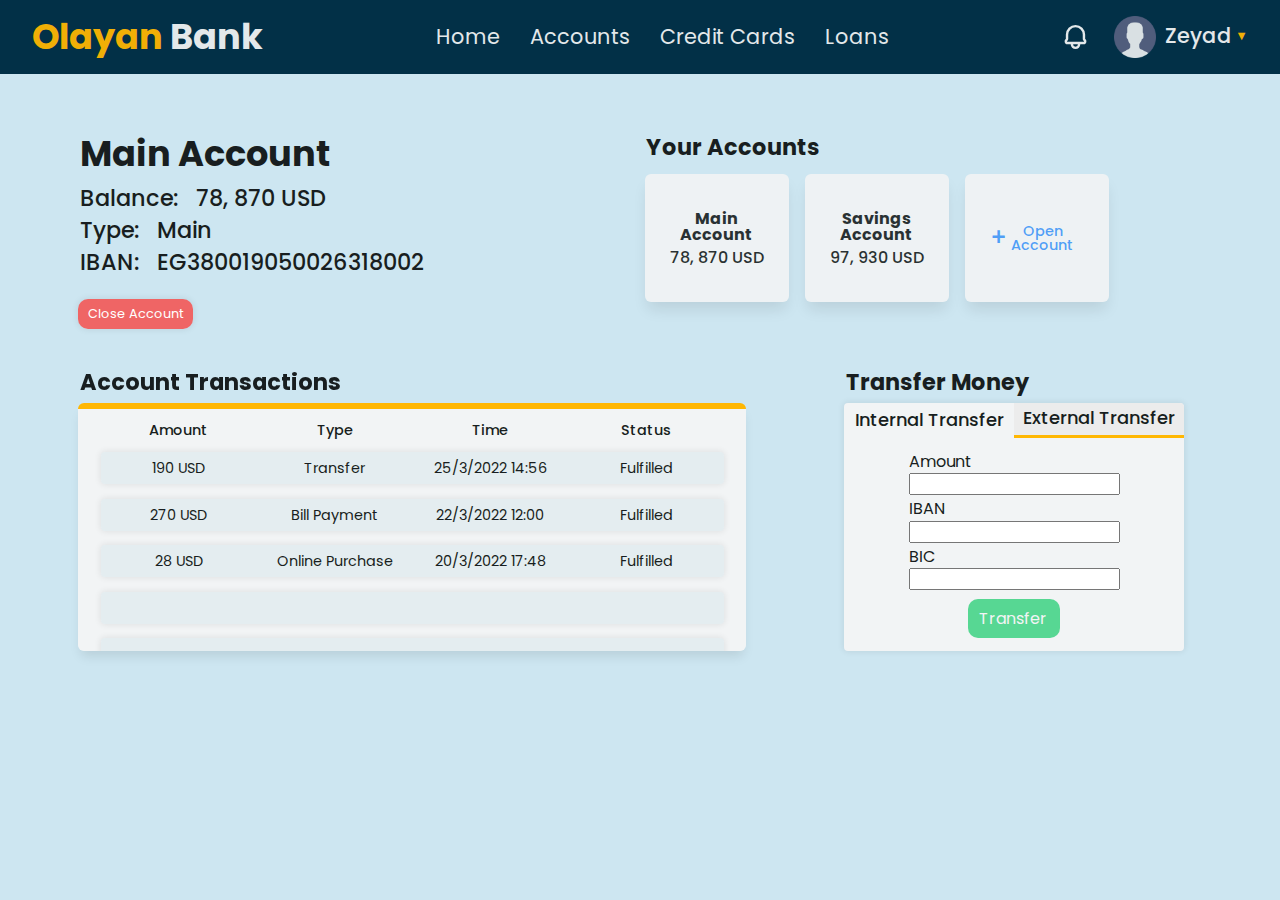
<file: online-banking-system/html/client/accounts.html>
<!DOCTYPE html>
<html lang="en">
  <head>
    <meta charset="UTF-8" />
    <meta http-equiv="X-UA-Compatible" content="IE=edge" />
    <meta name="viewport" content="width=device-width, initial-scale=1.0" />
    <link
      href="https://fonts.googleapis.com/css?family=Poppins:300,400,500,600&display=swap"
      rel="stylesheet"
    />
    <link rel="stylesheet" href="../../css/general.css" />
    <link rel="stylesheet" href="../../css/client/accounts.css" />
    <script defer src="../../js/modal.js"></script>
    <title>Olayan Bank</title>
  </head>
  <body>
    <nav class="nav">
      <div class="main-container">
        <div class="nav-item logo"><span>Olayan</span> Bank</div>
        <ul class="nav-item nav-links">
          <li class="nav-link"><a href="home.html">Home</a></li>
          <li class="nav-link"><a href="accounts.html">Accounts</a></li>
          <li class="nav-link"><a href="credit-cards.html">Credit Cards</a></li>
          <li class="nav-link"><a href="">Loans</a></li>
        </ul>
        <div class="nav-item nav-left">
          <img src="../../img/bell.svg" alt="" class="notifcation-bell" />
          <img src="../../img/prof-pic.png" alt="" class="profile-pic" />
          <div class="nav-name-container">
            <div class="nav-name">Zeyad</div>
            <div class="nav-down-arrow">▼</div>
          </div>
        </div>
      </div>
    </nav>

    <main>
      <div class="main-container">
        <section class="section top-section">
          <section class="details-section sub-section">
            <h2>Main Account</h2>
            <div class="details-container">
              <p>Balance: &nbsp 78, 870 USD</p>
              <p>Type: &nbsp Main</p>
              <p>IBAN: &nbsp EG380019050026318002</p>
              <div><a href="#" class="close-btn">Close Account</a></div>
            </div>
          </section>
          <div class="accounts-section-container">
            <section class="accounts-section sub-section">
              <h3>Your Accounts</h3>
              <div class="accounts-container">
                <div class="account">
                  <div class="account-info">
                    <p class="account-name">Main Account</p>
                    <p>78, 870 USD</p>
                  </div>
                </div>
                <div class="account">
                  <div class="account-info">
                    <p class="account-name">Savings Account</p>
                    <p>97, 930 USD</p>
                  </div>
                </div>
                <div class="new-account btn--show-modal">
                  <p>+</p>
                  <div class="new-account-text">
                    <p>Open</p>
                    <p>Account</p>
                  </div>
                </div>
              </div>
            </section>
          </div>
        </section>

        <section class="section bottom-section">
          <section class="transactions-section sub-section">
            <h3>Account Transactions</h3>
            <div class="transactions-container">
              <ul class="transaction-items-fields">
                <li>Amount</li>
                <li>Type</li>
                <li>Time</li>
                <li>Status</li>
              </ul>
              <div class="transaction-item">
                <ul class="transaction-items-content">
                  <li>190 USD</li>
                  <li>Transfer</li>
                  <li>25/3/2022 14:56</li>
                  <li>Fulfilled</li>
                </ul>
              </div>
              <div class="transaction-item">
                <ul class="transaction-items-content">
                  <li>270 USD</li>
                  <li>Bill Payment</li>
                  <li>22/3/2022 12:00</li>
                  <li>Fulfilled</li>
                </ul>
              </div>
              <div class="transaction-item">
                <ul class="transaction-items-content">
                  <li>28 USD</li>
                  <li>Online Purchase</li>
                  <li>20/3/2022 17:48</li>
                  <li>Fulfilled</li>
                </ul>
              </div>
              <div class="transaction-item"></div>
              <div class="transaction-item"></div>
              <div class="transaction-item"></div>
              <div class="transaction-item"></div>
              <div class="transaction-item"></div>
            </div>
          </section>

          <section class="transfer-section sub-section">
            <h3>Transfer Money</h3>
            <div class="transfer-container">
              <div class="transfer-item transfer-types">
                <a href="#" class="internal-t-btn">Internal Transfer</a
                ><a href="#" class="external-t-btn active-transfer-btn"
                  >External Transfer</a
                >
              </div>
              <div class="transfer-item transfer-inputs">
                <form action="">
                  <div class="input-container">
                    <label for="t-amount">Amount</label>
                    <input type="text" id="t-amount" />
                  </div>
                  <div class="input-container">
                    <label for="t-IBAN">IBAN</label>
                    <input type="text" id="t-IBAN" />
                  </div>
                  <div class="input-container">
                    <label for="t-BIC">BIC</label>
                    <input type="text" id="t-BIC" />
                  </div>
                </form>
              </div>
              <div class="transfer-item transfer-btn-container">
                <a href="#" class="transfer-btn">Transfer</a>
              </div>
            </div>
          </section>
        </section>
      </div>
    </main>

    <div class="modal hidden">
      <button class="btn--close-modal">&times;</button>
      <h2 class="modal__header">Open Bank Account</h2>
      <form class="modal__form">
        <label>Account Name</label>
        <input type="text" />
        <label>Type</label>
        <input type="text" />
        <label>Currency</label>
        <input type="text" />
        <button class="btn">Open</button>
      </form>
    </div>
    <div class="overlay hidden"></div>
  </body>
</html>
</file>
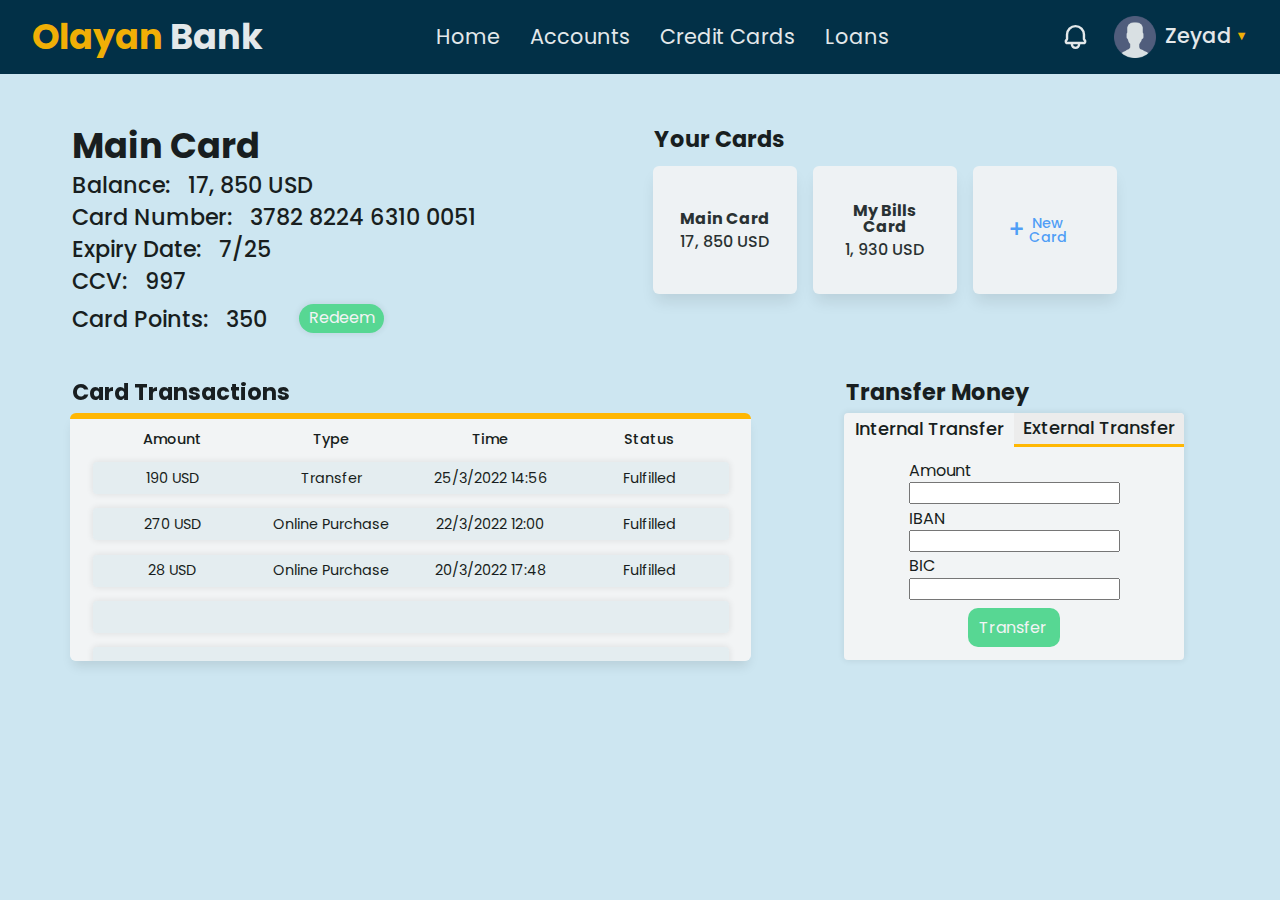
<file: online-banking-system/html/client/credit-cards.html>
<!DOCTYPE html>
<html lang="en">
  <head>
    <meta charset="UTF-8" />
    <meta http-equiv="X-UA-Compatible" content="IE=edge" />
    <meta name="viewport" content="width=device-width, initial-scale=1.0" />
    <link
      href="https://fonts.googleapis.com/css?family=Poppins:300,400,500,600&display=swap"
      rel="stylesheet"
    />
    <link rel="stylesheet" href="../../css/general.css" />
    <link rel="stylesheet" href="../../css/client/credit-cards.css" />
    <title>Olayan Bank</title>
  </head>
  <body>
    <nav class="nav">
      <div class="main-container">
        <div class="nav-item logo"><span>Olayan</span> Bank</div>
        <ul class="nav-item nav-links">
          <li class="nav-link"><a href="home.html">Home</a></li>
          <li class="nav-link"><a href="accounts.html">Accounts</a></li>
          <li class="nav-link"><a href="credit-cards.html">Credit Cards</a></li>
          <li class="nav-link"><a href="">Loans</a></li>
        </ul>
        <div class="nav-item nav-left">
          <img src="../../img/bell.svg" alt="" class="notifcation-bell" />
          <img src="../../img/prof-pic.png" alt="" class="profile-pic" />
          <div class="nav-name-container">
            <div class="nav-name">Zeyad</div>
            <div class="nav-down-arrow">▼</div>
          </div>
        </div>
      </div>
    </nav>

    <main>
      <div class="main-container">
        <section class="section top-section">
          <section class="details-section sub-section">
            <h2>Main Card</h2>
            <div class="details-container">
              <p>Balance: &nbsp 17, 850 USD</p>
              <p>Card Number: &nbsp 3782 8224 6310 0051</p>
              <p>Expiry Date: &nbsp 7/25</p>
              <p>CCV: &nbsp 997</p>
              <div class="card-points">
                <p>Card Points: &nbsp 350</p>
                <a href="" class="redeem-btn">Redeem</a>
              </div>
            </div>
          </section>
          <div class="accounts-section-container">
            <section class="accounts-section sub-section">
              <h3>Your Cards</h3>
              <div class="accounts-container">
                <div class="account">
                  <div class="account-info">
                    <p class="account-name">Main Card</p>
                    <p>17, 850 USD</p>
                  </div>
                </div>
                <div class="account">
                  <div class="account-info">
                    <p class="account-name">My Bills Card</p>
                    <p>1, 930 USD</p>
                  </div>
                </div>
                <div class="new-account">
                  <p>+</p>
                  <div class="new-account-text">
                    <p>New</p>
                    <p>Card</p>
                  </div>
                </div>
              </div>
            </section>
          </div>
        </section>

        <section class="section bottom-section">
          <section class="transactions-section sub-section">
            <h3>Card Transactions</h3>
            <div class="transactions-container">
              <ul class="transaction-items-fields">
                <li>Amount</li>
                <li>Type</li>
                <li>Time</li>
                <li>Status</li>
              </ul>
              <div class="transaction-item">
                <ul class="transaction-items-content">
                  <li>190 USD</li>
                  <li>Transfer</li>
                  <li>25/3/2022 14:56</li>
                  <li>Fulfilled</li>
                </ul>
              </div>
              <div class="transaction-item">
                <ul class="transaction-items-content">
                  <li>270 USD</li>
                  <li>Online Purchase</li>
                  <li>22/3/2022 12:00</li>
                  <li>Fulfilled</li>
                </ul>
              </div>
              <div class="transaction-item">
                <ul class="transaction-items-content">
                  <li>28 USD</li>
                  <li>Online Purchase</li>
                  <li>20/3/2022 17:48</li>
                  <li>Fulfilled</li>
                </ul>
              </div>
              <div class="transaction-item"></div>
              <div class="transaction-item"></div>
              <div class="transaction-item"></div>
              <div class="transaction-item"></div>
              <div class="transaction-item"></div>
            </div>
          </section>

          <section class="transfer-section sub-section">
            <h3>Transfer Money</h3>
            <div class="transfer-container">
              <div class="transfer-item transfer-types">
                <a href="#" class="internal-t-btn">Internal Transfer</a
                ><a href="#" class="external-t-btn active-transfer-btn"
                  >External Transfer</a
                >
              </div>
              <div class="transfer-item transfer-inputs">
                <form action="">
                  <div class="input-container">
                    <label for="t-amount">Amount</label>
                    <input type="text" id="t-amount" />
                  </div>
                  <div class="input-container">
                    <label for="t-IBAN">IBAN</label>
                    <input type="text" id="t-IBAN" />
                  </div>
                  <div class="input-container">
                    <label for="t-BIC">BIC</label>
                    <input type="text" id="t-BIC" />
                  </div>
                </form>
              </div>
              <div class="transfer-item transfer-btn-container">
                <a href="#" class="transfer-btn">Transfer</a>
              </div>
            </div>
          </section>
        </section>
      </div>
    </main>
  </body>
</html>
</file>
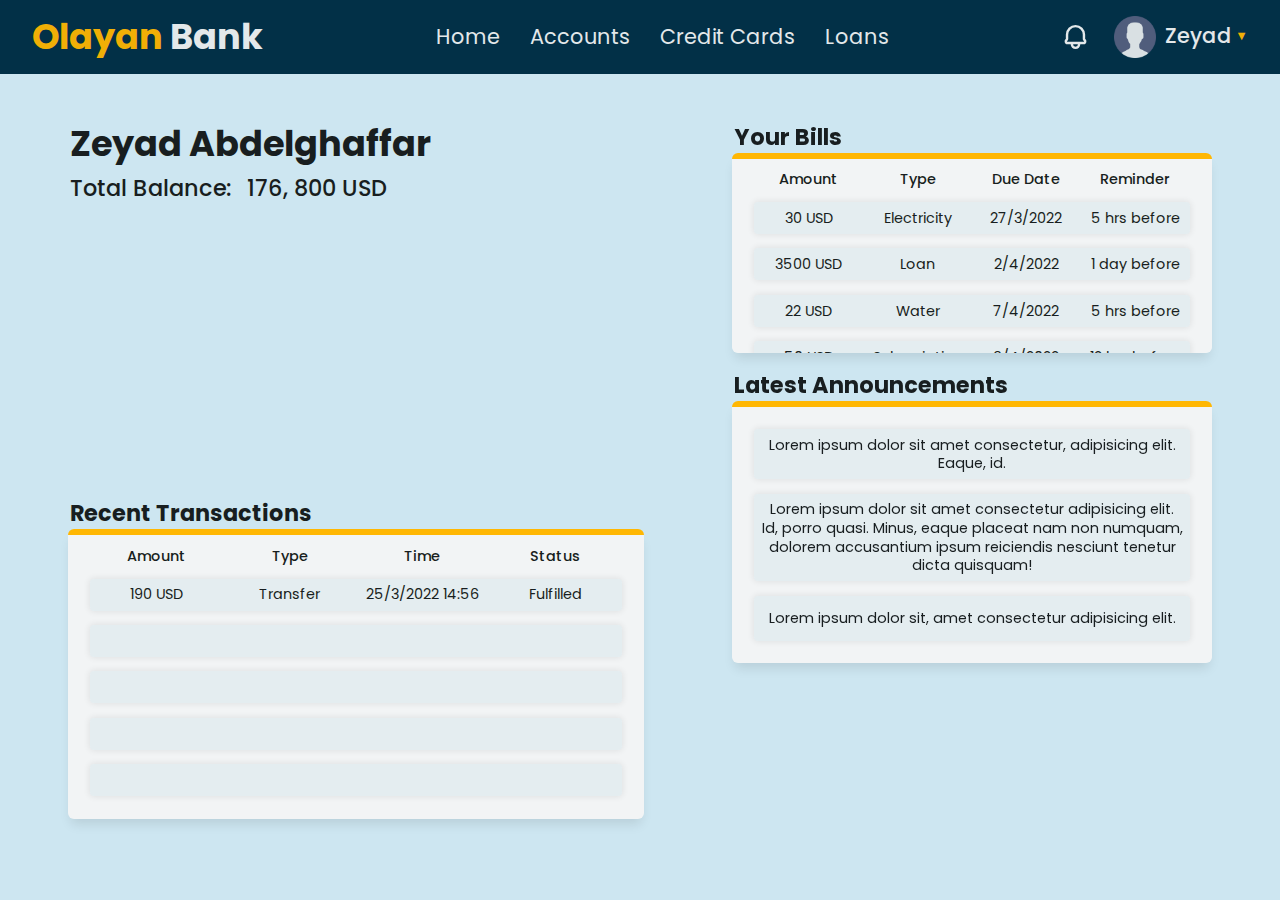
<file: online-banking-system/html/client/home.html>
<!DOCTYPE html>
<html lang="en">
  <head>
    <meta charset="UTF-8" />
    <meta http-equiv="X-UA-Compatible" content="IE=edge" />
    <meta name="viewport" content="width=device-width, initial-scale=1.0" />
    <link
      href="https://fonts.googleapis.com/css?family=Poppins:300,400,500,600&display=swap"
      rel="stylesheet"
    />
    <link rel="stylesheet" href="../../css/general.css" />
    <link rel="stylesheet" href="../../css/client/home.css" />
    <title>Olayan Bank</title>
  </head>
  <body>
    <nav class="nav">
      <div class="main-container">
        <div class="nav-item logo"><span>Olayan</span> Bank</div>
        <ul class="nav-item nav-links">
          <li class="nav-link"><a href="home.html">Home</a></li>
          <li class="nav-link"><a href="accounts.html">Accounts</a></li>
          <li class="nav-link"><a href="">Credit Cards</a></li>
          <li class="nav-link"><a href="">Loans</a></li>
        </ul>
        <div class="nav-item nav-left">
          <img src="../../img/bell.svg" alt="" class="notifcation-bell" />
          <img src="../../img/prof-pic.png" alt="" class="profile-pic" />
          <div class="nav-name-container">
            <div class="nav-name">Zeyad</div>
            <div class="nav-down-arrow">▼</div>
          </div>
        </div>
      </div>
    </nav>
    <main>
      <div class="main-container">
        <section class="section left-section">
          <h2>Zeyad Abdelghaffar</h2>
          <h3 class="balance-text">
            Total Balance: <span class="balance-num">176, 800 USD</span>
          </h3>
          <div class="transactions">
            <h3>Recent Transactions</h3>
            <div class="transactions-container">
              <ul class="transaction-items-fields">
                <li>Amount</li>
                <li>Type</li>
                <li>Time</li>
                <li>Status</li>
              </ul>
              <div class="transaction-item">
                <ul class="transaction-items-content">
                  <li>190 USD</li>
                  <li>Transfer</li>
                  <li>25/3/2022 14:56</li>
                  <li>Fulfilled</li>
                </ul>
              </div>
              <div class="transaction-item"></div>
              <div class="transaction-item"></div>
              <div class="transaction-item"></div>
              <div class="transaction-item"></div>
            </div>
          </div>
        </section>
        <section class="section right-section">
          <div class="bills">
            <h3>Your Bills</h3>
            <div class="bills-container">
              <ul class="bills-items-fields">
                <li>Amount</li>
                <li>Type</li>
                <li>Due Date</li>
                <li>Reminder</li>
              </ul>
              <div class="bill-item">
                <ul class="bill-item-content">
                  <li>30 USD</li>
                  <li>Electricity</li>
                  <li>27/3/2022</li>
                  <li>5 hrs before</li>
                </ul>
              </div>
              <div class="bill-item">
                <ul class="bill-item-content">
                  <li>3500 USD</li>
                  <li>Loan</li>
                  <li>2/4/2022</li>
                  <li>1 day before</li>
                </ul>
              </div>
              <div class="bill-item">
                <ul class="bill-item-content">
                  <li>22 USD</li>
                  <li>Water</li>
                  <li>7/4/2022</li>
                  <li class="set-reminder">5 hrs before</li>
                </ul>
              </div>

              <div class="bill-item">
                <ul class="bill-item-content">
                  <li>50 USD</li>
                  <li>Subscription</li>
                  <li>9/4/2022</li>
                  <li>12 hrs before</li>
                </ul>
              </div>
            </div>
          </div>
          <div class="announcements">
            <h3>Latest Announcements</h3>
            <div class="announcements-container">
              <div class="announcement-item">
                <ul class="announcement-item-content">
                  <li>
                    Lorem ipsum dolor sit amet consectetur, adipisicing elit.
                    Eaque, id.
                  </li>
                </ul>
              </div>
              <div class="announcement-item">
                <ul class="announcement-item-content">
                  <li>
                    Lorem ipsum dolor sit amet consectetur adipisicing elit. Id,
                    porro quasi. Minus, eaque placeat nam non numquam, dolorem
                    accusantium ipsum reiciendis nesciunt tenetur dicta
                    quisquam!
                  </li>
                </ul>
              </div>
              <div class="announcement-item">
                <ul class="announcement-item-content">
                  <li>
                    Lorem ipsum dolor sit, amet consectetur adipisicing elit.
                  </li>
                </ul>
              </div>
            </div>
          </div>
        </section>
      </div>
    </main>
  </body>
</html>
</file>
<file: online-banking-system/css/general.css>
:root {
  --color-primary-light: #cde6f1;
  --color-primary-dark: #023047;
  --color-secondary: #8ecae6;
  --color-accent: #ffb703;
  --color-light: #f2f4f5;
  --color-dark: #181e20;
}

/* makes sizing simpler */

*,
*::before,
*::after {
  margin: 0;
  padding: 0;
  box-sizing: border-box;
  font-size: 100%;

  /* border: 1px solid black; */
}

html {
  scroll-behavior: smooth;
  font-family: "Poppins", sans-serif;
}

/* min body height */

body {
  min-height: 100vh;
  line-height: 1;
  /* overflow: hidden; */
}

ol,
ul {
  list-style-type: none;
}

/* responsive images/videos */
img,
picture,
svg,
video {
  display: block;
  max-width: 100%;
}

/* GENERAL STYLES */
.main-container {
  max-width: 1600px;
}

a {
  text-decoration: none;
}

/* Scrollbar styles */
::-webkit-scrollbar {
  width: 12px;
  height: 12px;
}

::-webkit-scrollbar-track {
  margin: 1.2rem;
  margin-top: 2.5rem;

  border: 1px solid var(--color-secondary);
  border-radius: 10px;
}

::-webkit-scrollbar-thumb {
  background: var(--color-secondary);
  border-radius: 10px;
}

/* NAVBAR */
nav {
  background-color: var(--color-primary-dark);
}
nav .main-container {
  margin: 0 auto;
  display: flex;
  align-items: center;
  justify-content: space-between;
  padding: 1rem 2rem;
  opacity: 0.94;
  transition: all 0.12s;
  flex-wrap: wrap;
}

.nav-item.logo {
  /* margin-right: auto; */
  font-size: 2.2rem;
  font-weight: 700;
}

.logo span {
  color: var(--color-accent);
}

.nav-links {
  display: flex;
  gap: 30px;
  justify-content: center;
  align-items: center;
  min-height: 36px;
  transition: all 0.12s;
  flex-wrap: wrap;
}

.nav-item {
  font-weight: 400;
  font-size: 1.3rem;
  color: var(--color-light);
  transition: all 0.12s;
}

.nav-link a,
.nav-link,
.nav-link:link,
.nav-link:visited {
  line-height: 1.5;
  color: var(--color-light);
  transition: all 0.12s;
}

.nav-link:hover {
  border-radius: 8%;
  border-bottom: 0.18rem solid var(--color-accent);
  transition: all 0.12s;
  transform: scale(1.06);
}

.nav-item.nav-left {
  display: flex;
  justify-content: center;
  align-content: center;
  gap: 0.3rem;
}

.nav-name-container {
  display: flex;
  gap: 0.2rem;
  transition: all 0.12s;
}
.nav-name-container:hover {
  transform: scale(1.05);
  cursor: pointer;
}

.nav-name {
  font-weight: 500;
  margin-left: 0.3rem;
}

.nav-down-arrow {
  color: var(--color-accent);
  font-weight: 500;
  font-size: 0.8rem;
}

.nav-name,
.nav-down-arrow {
  display: flex;
  justify-content: center;
  align-items: center;
}

.notifcation-bell {
  max-width: 1.8rem;
  transition: all 0.12s;
}

.profile-pic {
  max-width: 2.6rem;
  margin-left: 1.2rem;
}

.notifcation-bell:hover {
  transform: scale(1.1);
  cursor: pointer;
}

.modal {
  position: fixed;
  top: 50%;
  left: 50%;
  transform: translate(-50%, -50%);
  max-width: 70vw;
  max-height: 80vh;
  background-color: var(--color-light);
  padding: 4rem 5rem;
  box-shadow: 0 4rem 6rem rgba(0, 0, 0, 0.3);
  z-index: 1000;
  transition: all 0.5s;
  border-radius: 10px;
}

.overlay {
  position: fixed;
  top: 0;
  left: 0;
  width: 100%;
  height: 100%;
  background-color: rgba(0, 0, 0, 0.5);
  backdrop-filter: blur(4px);
  z-index: 100;
  transition: all 0.5s;
}

.modal__header {
  text-align: center;
  font-size: 2rem;
  margin-bottom: 2rem;
  line-height: 1.5;
}

.modal__form {
  margin: 0 1rem;
  display: grid;
  grid-template-columns: 1fr 2fr;
  align-items: center;
  gap: 0.4rem;
  display: flex;
  flex-direction: column;
}

.modal__form label {
  font-size: 1.2rem;
  font-weight: 500;
}

.modal__form input {
  background-color: #fff;
  padding: 0.2rem;
  margin-bottom: 0.8rem;
  font-size: 1.2rem;
  border: 2px solid var(--color-primary-dark);
  border-radius: 0.3rem;
}

.modal__form button {
  margin-top: 0.8 rem;
  grid-column: 1 / span 2;
  justify-self: center;
  background-color: white;
  border: none;
  box-shadow: 0px 0px 6px 1px rgba(0, 0, 0, 0.138);
  color: #318ef8e9;
  font-weight: 600;
  font-size: 1.2rem;
  padding: 0.6rem 0.8rem;
  border-radius: 5px;
  transition: all 0.12s;
}

.modal__form button:hover {
  cursor: pointer;
  transition: all 0.12s;
  transform: scale(1.06);
}

.btn--close-modal {
  font-family: inherit;
  color: inherit;
  position: absolute;
  top: 0.5rem;
  right: 2rem;
  font-size: 4rem;
  cursor: pointer;
  border: none;
  background: none;
}

.hidden {
  visibility: hidden;
  opacity: 0;
}
</file>
<file: online-banking-system/css/client/accounts.css>
body,
main {
  background-color: var(--color-primary-light);
  color: var(--color-dark);
}

main .main-container {
  margin: 0 auto;
  padding: 2rem 3rem;
  min-height: calc(100vh - 75px);
}

h2 {
  font-size: 2.2rem;
  font-weight: 700;
  margin-bottom: 1rem;
  margin-left: 0.1rem;
}

h3 {
  font-size: 1.4rem;
  margin-bottom: 0.6rem;
  margin-left: 0.1rem;
}

.section {
  padding: 0.9rem;
  display: flex;
  flex-wrap: wrap;
  justify-content: flex-start;
}

.sub-section {
  padding: 1rem;
}

.top-section {
  margin-bottom: 0.5rem;
  justify-content: space-between;
  gap: 9rem;

  gap: 3rem;
}

.details-section {
  /* margin: 0 auto; */
}

.details-section p {
  font-size: 1.4rem;
  font-weight: 500;
  margin-bottom: 0.6rem;
  margin-left: 0.1rem;
}

.details-section > div {
  height: 2rem;
}

.details-container div {
  margin-top: 2rem;
}

.close-btn {
  border: none;
  background-color: #ef6565;
  color: white;
  padding: 0.4rem 0.6rem;
  box-shadow: 0px 0px 6px 1px rgba(0, 0, 0, 0.075);
  font-size: 0.8rem;
  border-radius: 10px;
  transition: all 0.12s;
}

.close-btn:hover {
  transition: all 0.12s;
  background-color: #ff4e4e;
}

.accounts-section-container {
  /* margin: 0 auto; */
  /* flex: 1;
  display: flex;
  justify-content: center;
  text-align: center; */
}
.accounts-section {
  margin-right: 5.8rem;
}

.accounts-section h3 {
  margin-bottom: 1rem;
}

.accounts-container {
  min-width: 280px;
  min-height: auto;
  display: flex;
  justify-content: center;
  flex-wrap: wrap;
  gap: 1rem;
}

.account,
.new-account {
  width: 9rem;
  height: 8rem;
  border-radius: 6px;
  background-color: var(--color-light);
  box-shadow: 0px 10px 15px -3px rgba(0, 0, 0, 0.1);
  padding: 0.2rem;
  display: flex;
  font-weight: 500;
  align-items: center;
  transition: all 0.12s;
  opacity: 0.9;
}

.account:hover,
.new-account:hover {
  transition: all 0.12s;
  transform: scale(1.06);
  cursor: pointer;
  background-color: #efefef;
}

.account {
  background-color: var(--color-light);
  padding: 1rem;
  text-align: center;
  font-weight: 500;
  flex-direction: column;
  justify-content: space-around;
  gap: 0.4rem;
}

.account:hover {
  border-top: 0.4rem solid var(--color-accent);
  transition: all 0.12s;
}

.new-account {
  font-size: 0.9rem;
  text-align: center;
  gap: 0.3rem;
  color: #318ef8e9;
}

.account-info {
  padding: 0.2rem;
}

.account-name {
  margin-bottom: 0.4rem;
  font-weight: 700;
}

.new-account > p {
  font-size: 1.5rem;
  margin-left: 1.4rem;
}

.bottom-section {
  gap: 3rem;
  /* gap: 9rem; */
}

.transactions-section {
  flex: 1;
  min-width: 400px;
  max-width: 700px;
}

.transactions-container {
  min-width: 280px;
  min-height: auto;
  max-height: 248px;
  padding: 1.4rem;
  padding-top: 0.4rem;
  background-color: var(--color-light);
  border-top: 0.4rem solid var(--color-accent);
  border-radius: 6px;
  box-shadow: 0px 8px 12px -3px rgba(0, 0, 0, 0.1);
  display: flex;
  flex-direction: column;
  gap: 0.9rem;
  overflow: auto;
}

.transaction-items-fields {
  min-height: 1.8rem;
  background-color: var(--color-light);
  display: flex;
  justify-content: space-evenly;
  align-items: center;
  margin-bottom: -0.4rem;
  font-weight: 500;
}

.transaction-items-fields li,
.transaction-items-content li {
  flex: 1;
  text-align: center;
  font-size: 0.9rem;
}

.transaction-item {
  min-height: 2rem;
  background-color: #dee5ee;
  background-color: #d8e6ec89;
  box-shadow: 0px 0px 6px 1px rgba(0, 0, 0, 0.075);
  border-radius: 4px;
  display: flex;
}

.transaction-item:hover {
  background-color: #d8e6ecf0;
}

.transaction-items-content {
  display: flex;
  flex: 1;
  justify-content: space-evenly;
  align-items: center;
}

.transfer-section {
  max-width: 720px;
  margin: 0 auto;
  /* margin-top: -3rem; */
}

.transfer-container {
  max-width: 720px;
  min-width: 340px;
  max-height: 400px;
  padding-bottom: 1.2rem;
  background-color: var(--color-light);
  border-radius: 6px;
  box-shadow: 0px 0px 6px 1px rgba(0, 0, 0, 0.075);
  border-radius: 4px;
  display: flex;
  flex-direction: column;
  justify-content: center;
  align-items: center;
  gap: 1rem;
  overflow: hidden;
}

.transfer-item {
  /* flex: 1; */
}

.transfer-types {
  width: 100%;
  min-height: 1.8rem;
  display: flex;
  align-items: center;
}

.transfer-types a {
  font-size: 1.12rem;
  font-weight: 500;
  padding: 0.2rem;
  margin-top: -2px;
  color: var(--color-dark);
  line-height: 1.7rem;
  text-align: center;
  flex: 1;
  width: 50%;
}

.transfer-types a:hover {
  background-color: #ececec;
}

.internal-t-btn {
  border-top-left-radius: 6px;
}

.external-t-btn {
  border-top-right-radius: 6px;
}

.active-transfer-btn {
  padding-top: 1px;
  background-color: #ececec;
  border-bottom: 0.2rem solid var(--color-accent);
}

.transfer-inputs form {
  display: flex;
  flex-direction: column;
  gap: 0.4rem;
}

.input-container {
  display: flex;
  flex-direction: column;
  gap: 0.2rem;
}

.transfer-btn-container {
  margin: 0.3rem auto;
  border: none;
  transition: all 0.12s;
}

.transfer-btn {
  background-color: #57d793;
  color: var(--color-light);

  padding: 0.5rem 0.7rem;
  padding-right: 0.8rem;
  border: none;
  border-radius: 10px;
}

.transfer-btn-container:hover {
  transition: all 0.12s;
  transform: scale(1.06);
}

.modal {
  position: fixed;
  top: 50%;
  left: 50%;
  transform: translate(-50%, -50%);
  max-width: 70vw;
  max-height: 80vh;
  background-color: var(--color-light);
  padding: 4rem 5rem;
  box-shadow: 0 4rem 6rem rgba(0, 0, 0, 0.3);
  z-index: 1000;
  transition: all 0.5s;
  border-radius: 10px;
}

.overlay {
  position: fixed;
  top: 0;
  left: 0;
  width: 100%;
  height: 100%;
  background-color: rgba(0, 0, 0, 0.5);
  backdrop-filter: blur(4px);
  z-index: 100;
  transition: all 0.5s;
}

.modal__header {
  text-align: center;
  font-size: 2rem;
  margin-bottom: 2rem;
  line-height: 1.5;
}

.modal__form {
  margin: 0 1rem;
  display: grid;
  grid-template-columns: 1fr 2fr;
  align-items: center;
  gap: 0.4rem;
  display: flex;
  flex-direction: column;
}

.modal__form label {
  font-size: 1.2rem;
  font-weight: 500;
}

.modal__form input {
  background-color: #fff;
  padding: 0.2rem;
  margin-bottom: 0.8rem;
  font-size: 1.2rem;
  border: 2px solid var(--color-primary-dark);
  border-radius: 0.3rem;
}

.modal__form button {
  margin-top: 0.8 rem;
  grid-column: 1 / span 2;
  justify-self: center;
  background-color: white;
  border: none;
  box-shadow: 0px 0px 6px 1px rgba(0, 0, 0, 0.138);
  color: #318ef8e9;
  font-weight: 600;
  font-size: 1.2rem;
  padding: 0.6rem 0.8rem;
  border-radius: 5px;
  transition: all 0.12s;
}

.modal__form button:hover {
  cursor: pointer;
  transition: all 0.12s;
  transform: scale(1.06);
}

.btn--close-modal {
  font-family: inherit;
  color: inherit;
  position: absolute;
  top: 0.5rem;
  right: 2rem;
  font-size: 4rem;
  cursor: pointer;
  border: none;
  background: none;
}

.hidden {
  visibility: hidden;
  opacity: 0;
}
</file>
<file: online-banking-system/css/client/credit-cards.css>
body,
main {
  background-color: var(--color-primary-light);
  color: var(--color-dark);
}

main .main-container {
  margin: 0 auto;
  padding: 2rem 3rem;
  min-height: calc(100vh - 75px);
}

h2 {
  font-size: 2.2rem;
  font-weight: 700;
  margin-bottom: 0.7rem;
  margin-left: 0.1rem;
}

h3 {
  font-size: 1.4rem;
  margin-bottom: 0.6rem;
  margin-left: 0.1rem;
}

.section {
  padding: 0.8rem;
  display: flex;
  flex-wrap: wrap;
  justify-content: flex-start;
}

.sub-section {
  padding: 0.6rem;
}

.top-section {
  margin-bottom: 0.2rem;
  justify-content: space-between;
  gap: 9rem;

  gap: 3rem;
}

.details-section {
  /* margin: 0 auto; */
}

.details-section p {
  font-size: 1.4rem;
  font-weight: 500;
  margin-bottom: 0.6rem;
  margin-left: 0.1rem;
}

.card-points {
  padding-top: 0.1rem;
  display: flex;
  gap: 2rem;
  align-items: center;
}

.card-points p {
  margin-bottom: -1px;
}

.redeem-btn {
  background-color: #57d793;
  color: var(--color-light);
  padding: 0.4rem 0.6rem;
  box-shadow: 0px 0px 6px 1px rgba(0, 0, 0, 0.075);
  border-radius: 20px;
  transition: all 0.12s;
}

.redeem-btn:hover {
  transition: all 0.12s;
  transform: scale(1.06);
}

.accounts-section-container {
  /* margin: 0 auto; */
  /* flex: 1;
  display: flex;
  justify-content: center;
  text-align: center; */
}
.accounts-section {
  margin-right: 5.8rem;
}

.accounts-section h3 {
  margin-bottom: 1rem;
}

.accounts-container {
  min-width: 280px;
  min-height: auto;
  display: flex;
  justify-content: center;
  flex-wrap: wrap;
  gap: 1rem;
}

.account,
.new-account {
  width: 9rem;
  height: 8rem;
  border-radius: 6px;
  background-color: var(--color-light);
  box-shadow: 0px 10px 15px -3px rgba(0, 0, 0, 0.1);
  padding: 0.2rem;
  display: flex;
  font-weight: 500;
  align-items: center;
  transition: all 0.12s;
  opacity: 0.9;
}

.account:hover,
.new-account:hover {
  transition: all 0.12s;
  transform: scale(1.06);
  cursor: pointer;
  background-color: #efefef;
}

.account {
  background-color: var(--color-light);
  padding: 1rem;
  text-align: center;
  font-weight: 500;
  flex-direction: column;
  justify-content: space-around;
  gap: 0.4rem;
}

.account:hover {
  border-top: 0.4rem solid var(--color-accent);
  transition: all 0.12s;
}

.new-account {
  font-size: 0.9rem;
  text-align: center;
  gap: 0.3rem;
  color: #318ef8e9;
}

.account-info {
  padding: 0.2rem;
}

.account-name {
  margin-bottom: 0.4rem;
  font-weight: 700;
}

.new-account > p {
  font-size: 1.5rem;
  margin-left: 2rem;
}

.close-btn {
  border: none;
  background-color: #ef6565;
  color: white;
  padding: 0.2rem 0.4rem;
  font-size: 0.7rem;
  border-radius: 10px;
  transition: all 0.12s;
}

.close-btn:hover {
  transition: all 0.12s;
  transform: scale(1.06);
  background-color: #ff4e4e;
}

.bottom-section {
  gap: 3rem;
  /* gap: 9rem; */
}

.transactions-section {
  flex: 1;
  min-width: 400px;
  max-width: 700px;
}

/* Scrollbar styles */
::-webkit-scrollbar {
  width: 12px;
  height: 12px;
}

::-webkit-scrollbar-track {
  margin: 1.2rem;
  margin-top: 2.5rem;

  border: 1px solid var(--color-secondary);
  border-radius: 10px;
}

::-webkit-scrollbar-thumb {
  background: var(--color-secondary);
  border-radius: 10px;
}

.transactions-container {
  min-width: 280px;
  min-height: auto;
  max-height: 248px;
  padding: 1.4rem;
  padding-top: 0.4rem;
  background-color: var(--color-light);
  border-top: 0.4rem solid var(--color-accent);
  border-radius: 6px;
  box-shadow: 0px 8px 12px -3px rgba(0, 0, 0, 0.1);
  display: flex;
  flex-direction: column;
  gap: 0.9rem;
  overflow: auto;
}

.transaction-items-fields {
  min-height: 1.8rem;
  background-color: var(--color-light);
  display: flex;
  justify-content: space-evenly;
  align-items: center;
  margin-bottom: -0.4rem;
  font-weight: 500;
}

.transaction-items-fields li,
.transaction-items-content li {
  flex: 1;
  text-align: center;
  font-size: 0.9rem;
}

.transaction-item {
  min-height: 2rem;
  background-color: #dee5ee;
  background-color: #d8e6ec89;
  box-shadow: 0px 0px 6px 1px rgba(0, 0, 0, 0.075);
  border-radius: 4px;
  display: flex;
}

.transaction-item:hover {
  background-color: #d8e6ecf0;
}

.transaction-items-content {
  display: flex;
  flex: 1;
  justify-content: space-evenly;
  align-items: center;
}

.transfer-section {
  max-width: 720px;
  margin: 0 auto;
  /* margin-top: -3rem; */
}

.transfer-container {
  max-width: 720px;
  min-width: 340px;
  max-height: 400px;
  padding-bottom: 1.2rem;
  background-color: var(--color-light);
  border-radius: 6px;
  box-shadow: 0px 0px 6px 1px rgba(0, 0, 0, 0.075);
  border-radius: 4px;
  display: flex;
  flex-direction: column;
  justify-content: center;
  align-items: center;
  gap: 1rem;
  overflow: hidden;
}

.transfer-item {
  /* flex: 1; */
}

.transfer-types {
  width: 100%;
  min-height: 1.8rem;
  display: flex;
  align-items: center;
}

.transfer-types a {
  font-size: 1.12rem;
  font-weight: 500;
  padding: 0.2rem;
  margin-top: -2px;
  color: var(--color-dark);
  line-height: 1.7rem;
  text-align: center;
  flex: 1;
  width: 50%;
}

.transfer-types a:hover {
  background-color: #ececec;
}

.internal-t-btn {
  border-top-left-radius: 6px;
}

.external-t-btn {
  border-top-right-radius: 6px;
}

.active-transfer-btn {
  padding-top: 1px;
  background-color: #ececec;
  border-bottom: 0.2rem solid var(--color-accent);
}

.transfer-inputs form {
  display: flex;
  flex-direction: column;
  gap: 0.4rem;
}

.input-container {
  display: flex;
  flex-direction: column;
  gap: 0.2rem;
}

.transfer-btn-container {
  margin: 0.3rem auto;
  border: none;
  transition: all 0.12s;
}

.transfer-btn {
  background-color: #57d793;
  color: var(--color-light);

  padding: 0.5rem 0.7rem;
  padding-right: 0.8rem;
  border: none;
  border-radius: 10px;
}

.transfer-btn-container:hover {
  transition: all 0.12s;
  transform: scale(1.06);
}
</file>
<file: online-banking-system/css/client/home.css>
body,
main {
  background-color: var(--color-primary-light);
  color: var(--color-dark);
}

main .main-container {
  margin: 0 auto;
  display: flex;
  padding: 2rem 3rem;
  justify-content: space-between;
  min-height: calc(100vh - 75px);
  gap: 3rem;
  flex-wrap: wrap;
}

h2 {
  font-size: 2.2rem;
  font-weight: 700;
  margin-bottom: 1rem;
  margin-left: 0.1rem;
}

h3 {
  font-size: 1.4rem;
  margin-bottom: 0.3rem;
  margin-left: 0.1rem;
}

.balance-text {
  margin-bottom: auto;
  font-weight: 500;
}
.balance-num {
  padding: 10px;
}

section {
  display: flex;
  flex-direction: column;
  padding: 20px;
  padding-bottom: 3rem;
  /* gap: 10px; */
}

.left-section {
  flex: 6;
}
.right-section {
  flex: 5;
  gap: 1rem;
}

.transactions-container,
.bills-container,
.announcements-container {
  min-width: 280px;
  min-height: auto;
  padding: 1.4rem;
  padding-top: 0.4rem;
  background-color: var(--color-light);
  border-top: 0.4rem solid var(--color-accent);
  border-radius: 6px;
  box-shadow: 0px 8px 12px -3px rgba(0, 0, 0, 0.1);
  display: flex;
  flex-direction: column;
  gap: 0.9rem;
}

.bills-container {
  max-height: 200px;
  overflow: auto;
  margin-bottom: 0.3rem;
}

.announcements-container {
  padding: 1.4rem;
}

.transaction-items-fields,
.bills-items-fields {
  min-height: 1.8rem;
  background-color: var(--color-light);
  display: flex;
  justify-content: space-evenly;
  align-items: center;
  margin-bottom: -0.4rem;
  font-weight: 500;
}

.transaction-items-fields li,
.transaction-items-content li,
.bills-items-fields li,
.bill-item-content li,
.announcement-item-content li {
  flex: 1;
  text-align: center;
  font-size: 0.9rem;
}

.transaction-item,
.bill-item,
.announcement-item {
  min-height: 2rem;
  background-color: #dee5ee;
  background-color: #d8e6ec89;
  box-shadow: 0px 0px 6px 1px rgba(0, 0, 0, 0.075);
  border-radius: 4px;
  display: flex;
}

.announcement-item {
  line-height: 1.3;
  min-height: 2.8rem;
}

.announcement-item-content {
  padding: 0.4rem;
}

.transaction-item:hover,
.bill-item:hover,
.announcement-item:hover {
  background-color: #d8e6ecf0;
}

.transaction-items-content,
.bill-item-content,
.announcement-item-content {
  display: flex;
  flex: 1;
  justify-content: space-evenly;
  align-items: center;
}
</file>
